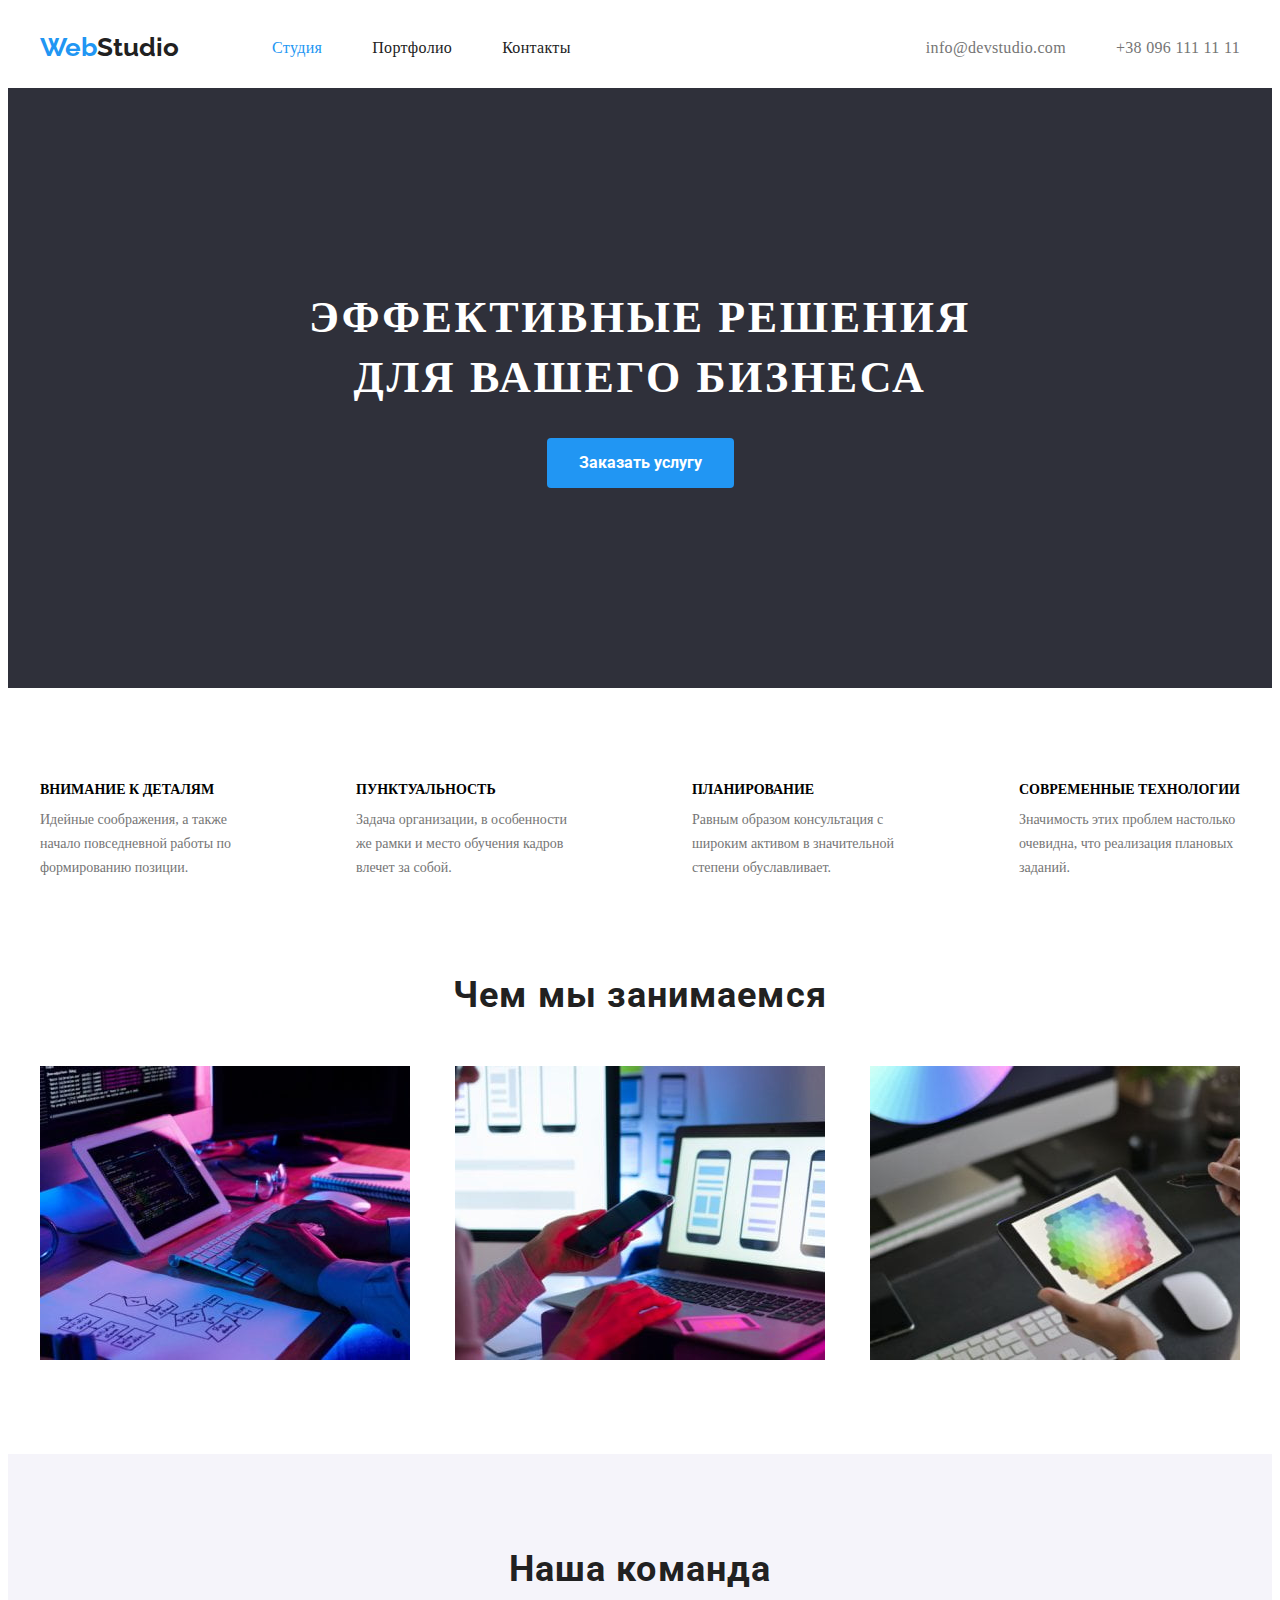
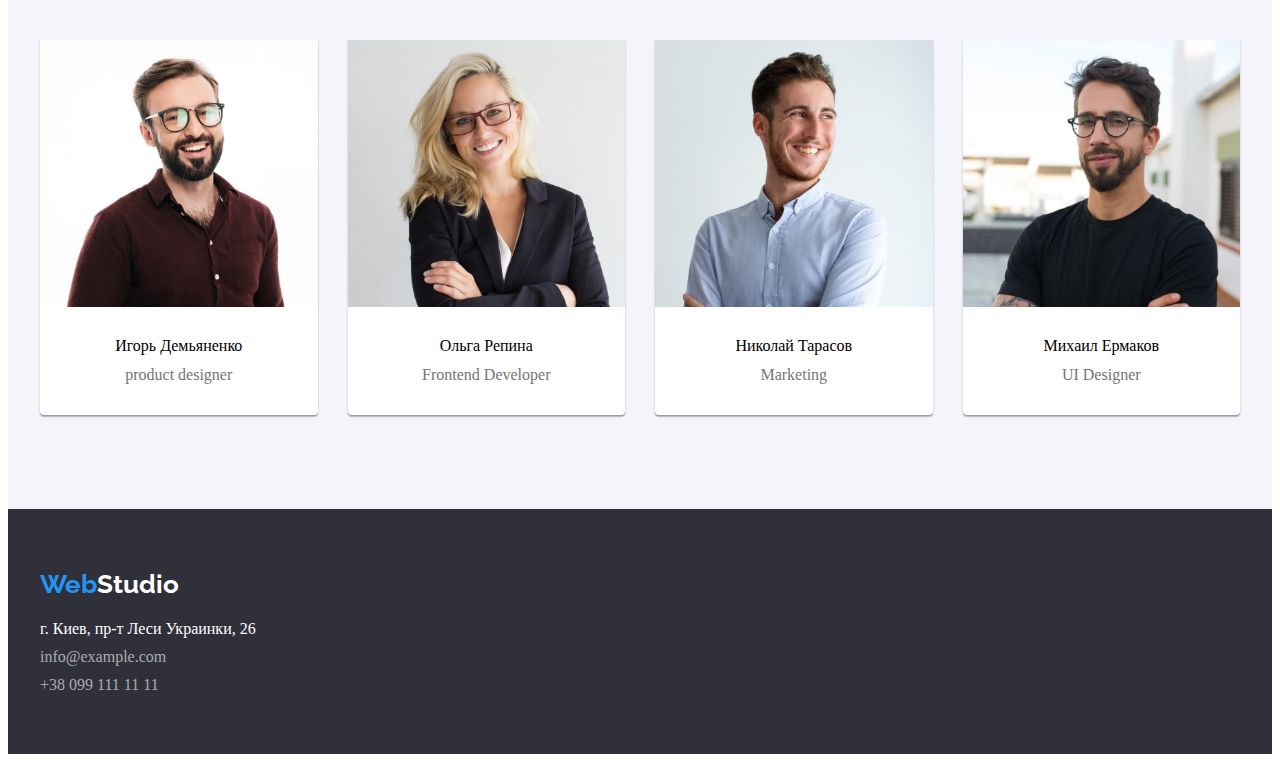
<file: index.html>
<!DOCTYPE html>
<html lang="ru">
  <head>
    <meta charset="UTF-8" />
    <meta http-equiv="X-UA-Compatible" content="IE=edge" />
    <meta name="viewport" content="width=device-width, initial-scale=1.0" />
    <title>Document</title>
    <link rel="preconnect" href="https://fonts.googleapis.com" />
    <link rel="preconnect" href="https://fonts.gstatic.com" crossorigin />
    <link
      href="https://fonts.googleapis.com/css2?family=Raleway:wght@700&family=Roboto:wght@400;500;700;900&display=swap"
      rel="stylesheet"
    />
    <link
      rel="stylesheet"
      href="https://cdnjs.cloudflare.com/ajax/libs/modern-normalize/1.1.0/modern-normalize.min.css"
      integrity="sha512-wpPYUAdjBVSE4KJnH1VR1HeZfpl1ub8YT/NKx4PuQ5NmX2tKuGu6U/JRp5y+Y8XG2tV+wKQpNHVUX03MfMFn9Q=="
      crossorigin="anonymous"
      referrerpolicy="no-referrer"
    />
    <link rel="stylesheet" href="./css/styles.css" />
  </head>
  <body>
    <header class="header">
      <div class="wrapper header-wrapper">
        <nav class="navigation">
          <a href="./index.html" lang="en" class="header-logo logo"
            ><span class="accent">Web</span>Studio</a
          >
          <ul class="nav-list list">
            <li class="navigation-list">
              <a href="./index.html" class="nav-list-item link current"
                >Студия</a
              >
            </li>
            <li class="navigation-list">
              <a href="./portfolio.html" class="nav-list-item link"
                >Портфолио</a
              >
            </li>
            <li class="navigation-list">
              <a href="" class="nav-list-item link">Контакты</a>
            </li>
          </ul>
        </nav>
        <ul class="list">
          <li class="contacts-list">
            <a href="info@devstudio.com" class="contacts-link link"
              >info@devstudio.com</a
            >
          </li>
          <li class="contacts-list">
            <a href="tel:+380961111111" class="contacts-link link"
              >+38 096 111 11 11</a
            >
          </li>
        </ul>
      </div>
    </header>
    <main>
      <section class="hero">
        <div class="wrapper">
          <h1 class="hero-title">
            Эффективные решения <br />
            для вашего бизнеса
          </h1>
          <button class="hero-button" type="button">Заказать услугу</button>
        </div>
      </section>
      <!-- Здесь все отлично. Не трогать -->

      <!-- Секция с нашими преимуществами. Нужно выстроить в 2 колонки по 2 текста -->

      <section class="section-title">
        <div class="wrapper">
          <ul class="benefits-list list">
            <li class="benefits-item">
              <h3 class="benefits-subtitle">Внимание к деталям</h3>
              <p class="bnf-description">
                Идейные соображения, а также <br />
                начало повседневной работы по<br />
                формированию позиции.
              </p>
            </li>
            <li class="benefits-item">
              <h3 class="benefits-subtitle">Пунктуальность</h3>
              <p class="bnf-description">
                Задача организации, в особенности <br />
                же рамки и место обучения кадров <br />
                влечет за собой.
              </p>
            </li>
            <li class="benefits-item">
              <h3 class="benefits-subtitle">Планирование</h3>
              <p class="bnf-description">
                Равным образом консультация с <br />
                широким активом в значительной <br />
                степени обуславливает.
              </p>
            </li>
            <li class="benefits-item">
              <h3 class="benefits-subtitle">Современные технологии</h3>
              <p class="bnf-description">
                Значимость этих проблем настолько <br />
                очевидна, что реализация плановых<br />
                заданий.
              </p>
            </li>
          </ul>
        </div>
      </section>

      <!-- Секция с тремя картинками -->

      <section class="section we-do">
        <div class="wrapper">
          <h2 class="title-section">Чем мы занимаемся</h2>
          <ul class="list">
            <li>
              <img
                class="we-do"
                src="./images/picture-1.jpg"
                width="370"
                alt="пишет код"
              />
            </li>
            <li>
              <img
                class="we-do"
                src="./images/picture-2.jpg"
                width="370"
                alt="за ноутом"
              />
            </li>
            <li>
              <img
                class="we-do"
                src="./images/picture-3.jpg"
                width="370"
                alt="за планшетом"
              />
            </li>
          </ul>
        </div>
      </section>

      <!-- Нужно выстроить 4 карточки в ряд с другим фоном под описание -->

      <section class="section our-team">
        <div class="wrapper">
          <h2 class="title-section">Наша команда</h2>
          <ul class="our-team-list list">
            <li class="our-team-item">
              <img
                class="our-team-img"
                class="our-team-img"
                src="./images/worker-1.jpg"
                width="270"
                alt="Дизайнер"
              />
              <div class="our-team-wrap">
                <h3 class="our-team-subtitle">Игорь Демьяненко</h3>
                <p class="our-team-text">product designer</p>
              </div>
            </li>
            <li class="our-team-item">
              <img
                class="our-team-img"
                src="./images/worker-2.jpg"
                width="270"
                alt="Фронтэндщик"
              />
              <div class="our-team-wrap">
                <h3 class="our-team-subtitle">Ольга Репина</h3>
                <p class="our-team-text">Frontend Developer</p>
              </div>
            </li>
            <li class="our-team-item">
              <img
                class="our-team-img"
                src="./images/worker-3.jpg"
                width="270"
                alt="Маркетолог"
              />
              <div class="our-team-wrap">
                <h3 class="our-team-subtitle">Николай Тарасов</h3>
                <p class="our-team-text">Marketing</p>
              </div>
            </li>
            <li class="our-team-item">
              <img
                class="our-team-img"
                src="./images/worker-4.jpg"
                width="270"
                alt="Уи Дизайнер"
              />
              <div class="our-team-wrap">
                <h3 class="our-team-subtitle">Михаил Ермаков</h3>
                <p class="our-team-text">UI Designer</p>
              </div>
            </li>
          </ul>
        </div>
      </section>
    </main>

    <!--  Футер. Нужно работать над отступами-->

    <footer class="footer">
      <div class="wrapper">
        <a class="footer-logo logo" href="./index.html" lang="en"
          ><span class="accent">Web</span>Studio</a
        >
        <address>
          <ul class="footer-list">
            <li class="footer-item">
              <a class="footer-link address" href="http://surl.li/bfwez"
                >г. Киев, пр-т Леси Украинки, 26</a
              >
            </li>
            <li class="footer-item">
              <a class="footer-link" href="mailto:info@example.com"
                >info@example.com</a
              >
            </li>
            <li class="footer-item">
              <a class="footer-link" href="tel:+380991111111"
                >+38 099 111 11 11</a
              >
            </li>
          </ul>
        </address>
      </div>
    </footer>
  </body>
</html>
</file>
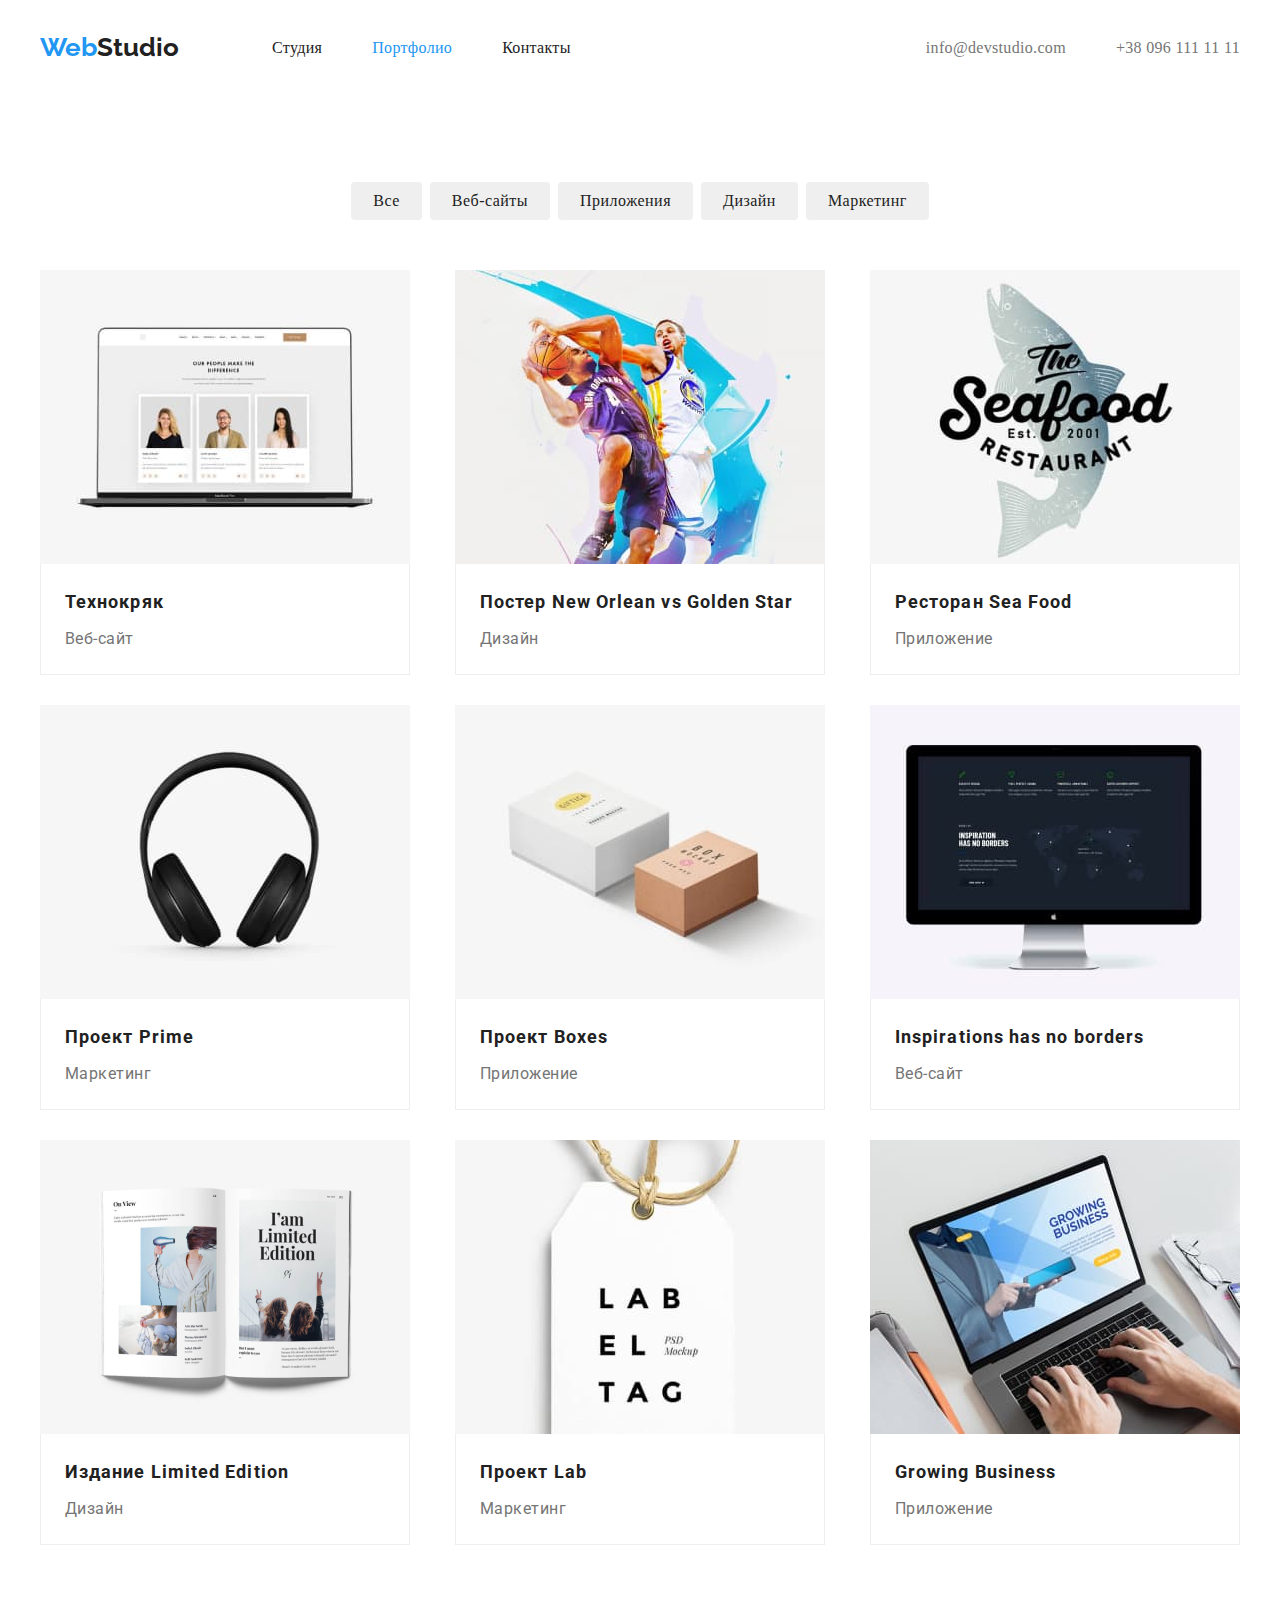
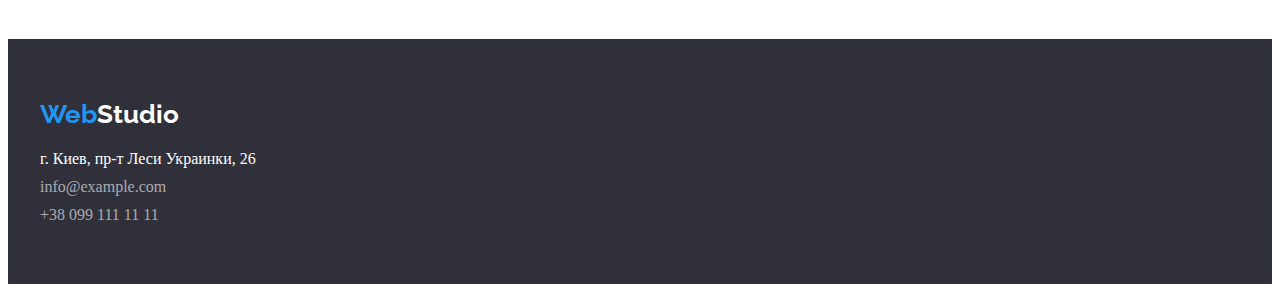
<file: portfolio.html>
<!DOCTYPE html>
<html lang="en">
  <head>
    <meta charset="UTF-8" />
    <meta http-equiv="X-UA-Compatible" content="IE=edge" />
    <meta name="viewport" content="width=device-width, initial-scale=1.0" />
    <title>Portfolio</title>
    <link rel="preconnect" href="https://fonts.googleapis.com" />
    <link rel="preconnect" href="https://fonts.gstatic.com" crossorigin />
    <link
      href="https://fonts.googleapis.com/css2?family=Raleway:wght@700&family=Roboto:wght@400;500;700;900&display=swap"
      rel="stylesheet"
    />
    <link
      rel="stylesheet"
      href="https://cdnjs.cloudflare.com/ajax/libs/modern-normalize/1.1.0/modern-normalize.min.css"
      integrity="sha512-wpPYUAdjBVSE4KJnH1VR1HeZfpl1ub8YT/NKx4PuQ5NmX2tKuGu6U/JRp5y+Y8XG2tV+wKQpNHVUX03MfMFn9Q=="
      crossorigin="anonymous"
      referrerpolicy="no-referrer"
    />
    <link rel="stylesheet" href="./css/styles.css" />
  </head>
  <body>
    <header class="header">
      <div class="wrapper header-wrapper">
        <nav class="navigation">
          <a href="./index.html" lang="en" class="header-logo logo"
            ><span class="accent">Web</span>Studio</a
          >
          <ul class="nav-list list">
            <li class="navigation-list">
              <a href="./index.html" class="nav-list-item link">Студия</a>
            </li>
            <li class="navigation-list">
              <a href="./portfolio.html" class="nav-list-item link current"
                >Портфолио</a
              >
            </li>
            <li class="navigation-list">
              <a href="" class="nav-list-item link">Контакты</a>
            </li>
          </ul>
        </nav>
        <ul class="list">
          <li class="contacts-list">
            <a href="info@devstudio.com" class="contacts-link link"
              >info@devstudio.com</a
            >
          </li>
          <li class="contacts-list">
            <a href="tel:+380961111111" class="contacts-link link"
              >+38 096 111 11 11</a
            >
          </li>
        </ul>
      </div>
    </header>
    <main>
      <section class="section portfolio">
        <div class="wrapper">
          <ul class="portfolio-buttons-list list">
            <li class="portfolio-button">
              <button class="button">Все</button>
            </li>
            <li class="portfolio-button">
              <button class="button">Веб-сайты</button>
            </li>
            <li class="portfolio-button">
              <button class="button">Приложения</button>
            </li>
            <li class="portfolio-button">
              <button class="button">Дизайн</button>
            </li>
            <li class="portfolio-button">
              <button class="button">Маркетинг</button>
            </li>
          </ul>
          <ul class="portfolio-examples-items list">
            <li class="portfolio-item">
              <a href="" class="portfolio-link">
                <img
                  class="portfolio-img"
                  src="./images/img-1.jpg"
                  width="370"
                  height="294"
                  alt="веб-новости"
                />

                <!-- Обернули текст в дивчик и задали цвет и размер бордера и так 9 раз -->

                <div class="portfolio-wrap">
                  <h2 class="title-portfolio">Технокряк</h2>
                  <p class="portfolio-description">Веб-сайт</p>
                </div>
              </a>
            </li>
            <li class="portfolio-item">
              <a href="" class="portfolio-link">
                <img
                  class="portfolio-img"
                  src="./images/img-2.jpg"
                  width="370"
                  height="294"
                  alt="баскетболисты"
                />
                <div class="portfolio-wrap">
                  <h2 class="title-portfolio">
                    Постер New Orlean vs Golden Star
                  </h2>
                  <p class="portfolio-description">Дизайн</p>
                </div>
              </a>
            </li>
            <li class="portfolio-item">
              <a href="" class="portfolio-link">
                <img
                  class="portfolio-img"
                  src="./images/img-3.jpg"
                  width="370"
                  height="294"
                  alt="эмблема ресторана"
                />
                <div class="portfolio-wrap">
                  <h2 class="title-portfolio">Ресторан Sea Food</h2>
                  <p class="portfolio-description">Приложение</p>
                </div>
              </a>
            </li>
            <li class="portfolio-item">
              <a href="" class="portfolio-link">
                <img
                  class="portfolio-img"
                  src="./images/img-4.jpg"
                  width="370"
                  height="294"
                  alt="наушники"
                />
                <div class="portfolio-wrap">
                  <h2 class="title-portfolio">Проект Prime</h2>
                  <p class="portfolio-description">Маркетинг</p>
                </div>
              </a>
            </li>
            <li class="portfolio-item">
              <a href="" class="portfolio-link">
                <img
                  class="portfolio-img"
                  src="./images/img-5.jpg"
                  width="370"
                  height="294"
                  alt="ящики"
                />
                <div class="portfolio-wrap">
                  <h2 class="title-portfolio">Проект Boxes</h2>
                  <p class="portfolio-description">Приложение</p>
                </div>
              </a>
            </li>
            <li class="portfolio-item">
              <a href="" class="portfolio-link">
                <img
                  class="portfolio-img"
                  src="./images/img-6.jpg"
                  width="370"
                  height="294"
                  alt="макдесктоп"
                />
                <div class="portfolio-wrap">
                  <h2 class="title-portfolio">Inspirations has no borders</h2>
                  <p class="portfolio-description">Веб-сайт</p>
                </div>
              </a>
            </li>
            <li class="portfolio-item">
              <a href="" class="portfolio-link">
                <img
                  class="portfolio-img"
                  src="./images/img-7.jpg"
                  width="370"
                  height="294"
                  alt="книга"
                />
                <div class="portfolio-wrap">
                  <h2 class="title-portfolio">Издание Limited Edition</h2>
                  <p class="portfolio-description">Дизайн</p>
                </div>
              </a>
            </li>
            <li class="portfolio-item">
              <a href="" class="portfolio-link">
                <img
                  class="portfolio-img"
                  src="./images/img-8.jpg"
                  width="370"
                  height="294"
                  alt="бирка"
                />
                <div class="portfolio-wrap">
                  <h2 class="title-portfolio">Проект Lab</h2>
                  <p class="portfolio-description">Маркетинг</p>
                </div>
              </a>
            </li>
            <li class="portfolio-item">
              <a href="" class="portfolio-link">
                <img
                  class="portfolio-img"
                  src="./images/img-9.jpg"
                  width="370"
                  height="294"
                  alt="ноутбук"
                />
                <div class="portfolio-wrap">
                  <h2 class="title-portfolio">Growing Business</h2>
                  <p class="portfolio-description">Приложение</p>
                </div>
              </a>
            </li>
          </ul>
        </div>
      </section>
    </main>
    <footer class="footer">
      <div class="wrapper">
        <a class="footer-logo logo" href="./index.html" lang="en"
          ><span class="accent">Web</span>Studio</a
        >
        <address>
          <ul class="footer-list">
            <li class="footer-item">
              <a class="footer-link address" href="http://surl.li/bfwez"
                >г. Киев, пр-т Леси Украинки, 26</a
              >
            </li>
            <li class="footer-item">
              <a class="footer-link" href="mailto:info@example.com"
                >info@example.com</a
              >
            </li>
            <li class="footer-item">
              <a class="footer-link" href="tel:+380991111111"
                >+38 099 111 11 11</a
              >
            </li>
          </ul>
        </address>
      </div>
    </footer>
  </body>
</html>
</file>
<file: css/styles.css>
:root {
  --primary-bg-color: #ffffff;
  /*Первичный цвет фона*/
  --secondary-bg-color: #2f303a;
  /*Вторичный цвет фона*/
  --primary-color: #212121;
  /*Первичный цвет*/
  --secondary-color: #757575;
  /*Вторичный цвет*/
  --accent-color: #2196f3;
  /*Цвет ховера и фокуса*/
  --button-color: #2196f3;
  /*Цвет кнопки*/
  --main-color: #ffffff;
  --transparent-color: rgba(255, 255, 255, 0.6);
  --hero-btn-hover-color: #188ce8;
}

.list {
  list-style: none;
}
.footer-list {
  list-style: none;
}
.link {
  font-weight: 500;
  line-height: 1.2;
  letter-spacing: 0.02em;
  text-decoration: none;
  color: var(--primary-color);
}
h1,
h2,
h3,
h4,
h5,
h6,
p {
  margin-top: 0;
  margin-bottom: 0;
}
ul,
ol {
  margin-top: 0;
  margin-bottom: 0;
  padding-left: 0;
}

.wrapper {
  width: 1200px;
  margin-left: auto;
  margin-right: auto;
  padding: 0 15px;
}

/* Все что выше не трогать. */

.header-wrapper {
  display: flex;
  align-items: center;
  justify-content: space-between;
}
.navigation {
  display: flex;
  align-items: center;
}

.nav-list {
  display: flex;
  align-items: center;
}

.logo {
  margin-right: 93px;
}
.navigation-list:not(:last-child) {
  margin-right: 50px;
}
.list {
  display: flex;
  align-items: center;
  justify-content: space-between;
}
.contacts-list:not(:last-child) {
  margin-right: 50px;
}
.header {
  padding-top: 24px;
  padding-bottom: 25px;
}

.section {
  padding-top: 94px;
  padding-bottom: 94px;
}
.list {
  display: flex;
}
.body {
  background-color: var(--primary-bg-color);
  color: var(--primary-color);
  font-family: "Roboto", sans-serif;
  font-size: 14px;
  line-height: 1.71;
  letter-spacing: 0.03em;
}

/*==============HERO============*/
.hero {
  padding: 200px 0;
  text-align: center;
  background-color: var(--secondary-bg-color);
}

.hero-title {
  color: var(--primary-bg-color);
  font-weight: 900;
  font-size: 44px;
  line-height: 1.36;
  text-align: center;
  letter-spacing: 0.06em;
  text-transform: uppercase;
  margin-bottom: 30px;
}
.hero-button {
  background-color: var(--button-color);
  font-family: Roboto;
  font-style: normal;
  font-weight: bold;
  font-size: 16px;
  line-height: 1.875;
  text-decoration: none;
  border: 0px;
  color: white;
  padding: 10px 32px;
  border: none;
  border-radius: 4px;
}
.hero-button:hover,
.hero-button:focus {
  background-color: var(--hero-btn-hover-color);
}

/*============SECTION===========*/
.we-do {
  display: block;
  width: 100%;
  height: auto;
}

.section-title {
  padding-top: 94px;
  font-size: 36px;
  line-height: 1.16;
  text-align: center;
}

/*==========BENEFITS============*/

.benefits-subtitle {
  text-align: left;
  font-size: 14px;
  line-height: 1.14;
  text-transform: uppercase;
}

.bnf-description {
  text-align: left;
  color: var(--secondary-color);
  font-size: 14px;
  line-height: 1.71;
}
.section .benefits {
  padding-bottom: 0;
}
.benefits-list {
  display: flex;
  padding-left: 0;
  margin-top: 0;
  margin-bottom: 0;
}

.benefits-item {
  width: calc(100%-90px) / 4;
}

.benefits-subtitle {
  margin-top: 0;
  margin-bottom: 10px;

  font-size: 14px;
  line-height: 1.14;
  text-transform: uppercase;
}

.bnf-description {
  margin-top: 0;
  margin-bottom: 0;

  color: var(--secondary-color);
  font-size: 14px;
  line-height: 1.71;
}

.nav-list-item.current,
.nav-list-item:hover,
.nav-list-item:focus,
.contacts-link:hover,
.contacts-link:focus,
.footer-link:hover,
.footer-link:focus {
  cursor: pointer;
  color: var(--accent-color);
}
.contacts-link {
  color: var(--secondary-color);
}
/*============LOGO=============*/
.logo {
  font-family: Raleway, sans-serif;
  font-weight: 700;
  font-size: 26px;
  line-height: 1.2;
  text-decoration: none;
  color: var(--accent-color);
}
.header-logo {
  color: var(--primary-color);
}
.footer-logo {
  color: var(--main-color);
}
.accent {
  color: var(--accent-color);
}

/*==========OUR TEAM===============*/

.our-team-subtitle {
  font-weight: 500;
  font-size: 16px;
  line-height: 1.18;
}

.our-team-text {
  color: var(--secondary-color);
  font-size: 16px;
  line-height: 1.18;
}
.title-section {
  font-family: Roboto;
  font-style: normal;
  font-weight: bold;
  font-size: 36px;
  line-height: 42px;
  text-align: center;
  letter-spacing: 0.03em;

  color: var(--primary-color);
  margin-bottom: 50px;
}

.our-team {
  background-color: #f5f4fa;
}

.our-team-item {
  background-color: var(--main-color);
  box-shadow: 0px 1px 3px rgba(0, 0, 0, 0.12), 0px 1px 1px rgba(0, 0, 0, 0.14),
    0px 2px 1px rgba(0, 0, 0, 0.2);
  border-radius: 0px 0px 4px 4px;
}
.our-team-img {
  display: block;
  width: 100%;
  height: auto;
}

/* Нужно разобраться с тенями и радиусом */

.our-team-item:not(:last-child) {
  margin-right: 30px;
}

.our-team-wrap {
  padding-top: 30px;
  padding-bottom: 30px;
  text-align: center;
}

.our-team-subtitle {
  margin-top: 0;
  margin-bottom: 10px;
}

/*==========Footer=============*/

.footer {
  background-color: var(--secondary-bg-color);
  padding-top: 60px;
  padding-bottom: 60px;
}

.footer-link {
  color: var(--transparent-color);
  font-style: normal;
  text-decoration: none;
}
.footer-logo {
  display: inline-block;
  margin-bottom: 20px;
}

.footer-item:not(:last-child) {
  margin-bottom: 10px;
}

.address {
  color: var(--main-color);
}

/*===========PORTFOLIO============*/

.button-portfolio.current,
.button-portfolio:hover,
.button-portfolio:focus {
  background-color: var(--accent-color);
  color: var(--main-color);
  letter-spacing: 0.03em;
}

.title-portfolio {
  font-family: Roboto;
  font-style: normal;
  font-weight: bold;
  font-size: 18px;
  line-height: 2;
  letter-spacing: 0.06em;
  color: #212121;

  margin-top: 0;
  margin-bottom: 4px;
}

.portfolio-description {
  font-family: Roboto;
  font-style: normal;
  font-weight: normal;
  font-size: 16px;
  line-height: 1.87;
  letter-spacing: 0.03em;
  color: #757575;

  margin-top: 0;
  margin-bottom: 0;
}

.portfolio-link {
  display: block;
  text-decoration: none;
}

.portfolio-link:hover,
.portfolio-link:focus {
  text-decoration: underline;
}

.portfolio-buttons-list {
  display: flex;
  justify-content: center;
  margin-top: 0;
  margin-bottom: 50px;
  padding-left: 0px;
}

.portfolio-button:not(:last-child) {
  margin-right: 8px;
}

.portfolio-examples-items {
  display: flex;
  flex-wrap: wrap;
  justify-content: space-between;
  margin-top: 0px;
  margin-bottom: 0px;
  padding-left: 0px;
}

.portfolio-item:not(:nth-last-child(-n + 3)) {
  margin-bottom: 30px;
}

.portfolio-wrap {
  border-left: 1px solid rgba(238, 238, 238, 1);
  border-bottom: 1px solid rgba(238, 238, 238, 1);
  border-right: 1px solid rgba(238, 238, 238, 1);
  padding: 20px 24px;
}

.portfolio-img {
  display: block;
  width: 100%;
  height: auto;
}

.button {
  padding: 6px 22px;

  font-family: inherit;
  color: var(--primary-color);
  font-weight: 500;
  font-size: 16px;
  line-height: 1.62;
  letter-spacing: 0.03em;
  cursor: pointer;

  background-color: var(#f5f4fa);
  border: none;
  border-radius: 4px;
}

.button.current,
.button:hover,
.button:focus {
  color: var(--main-color);
  background-color: var(--accent-color);
}
</file>
